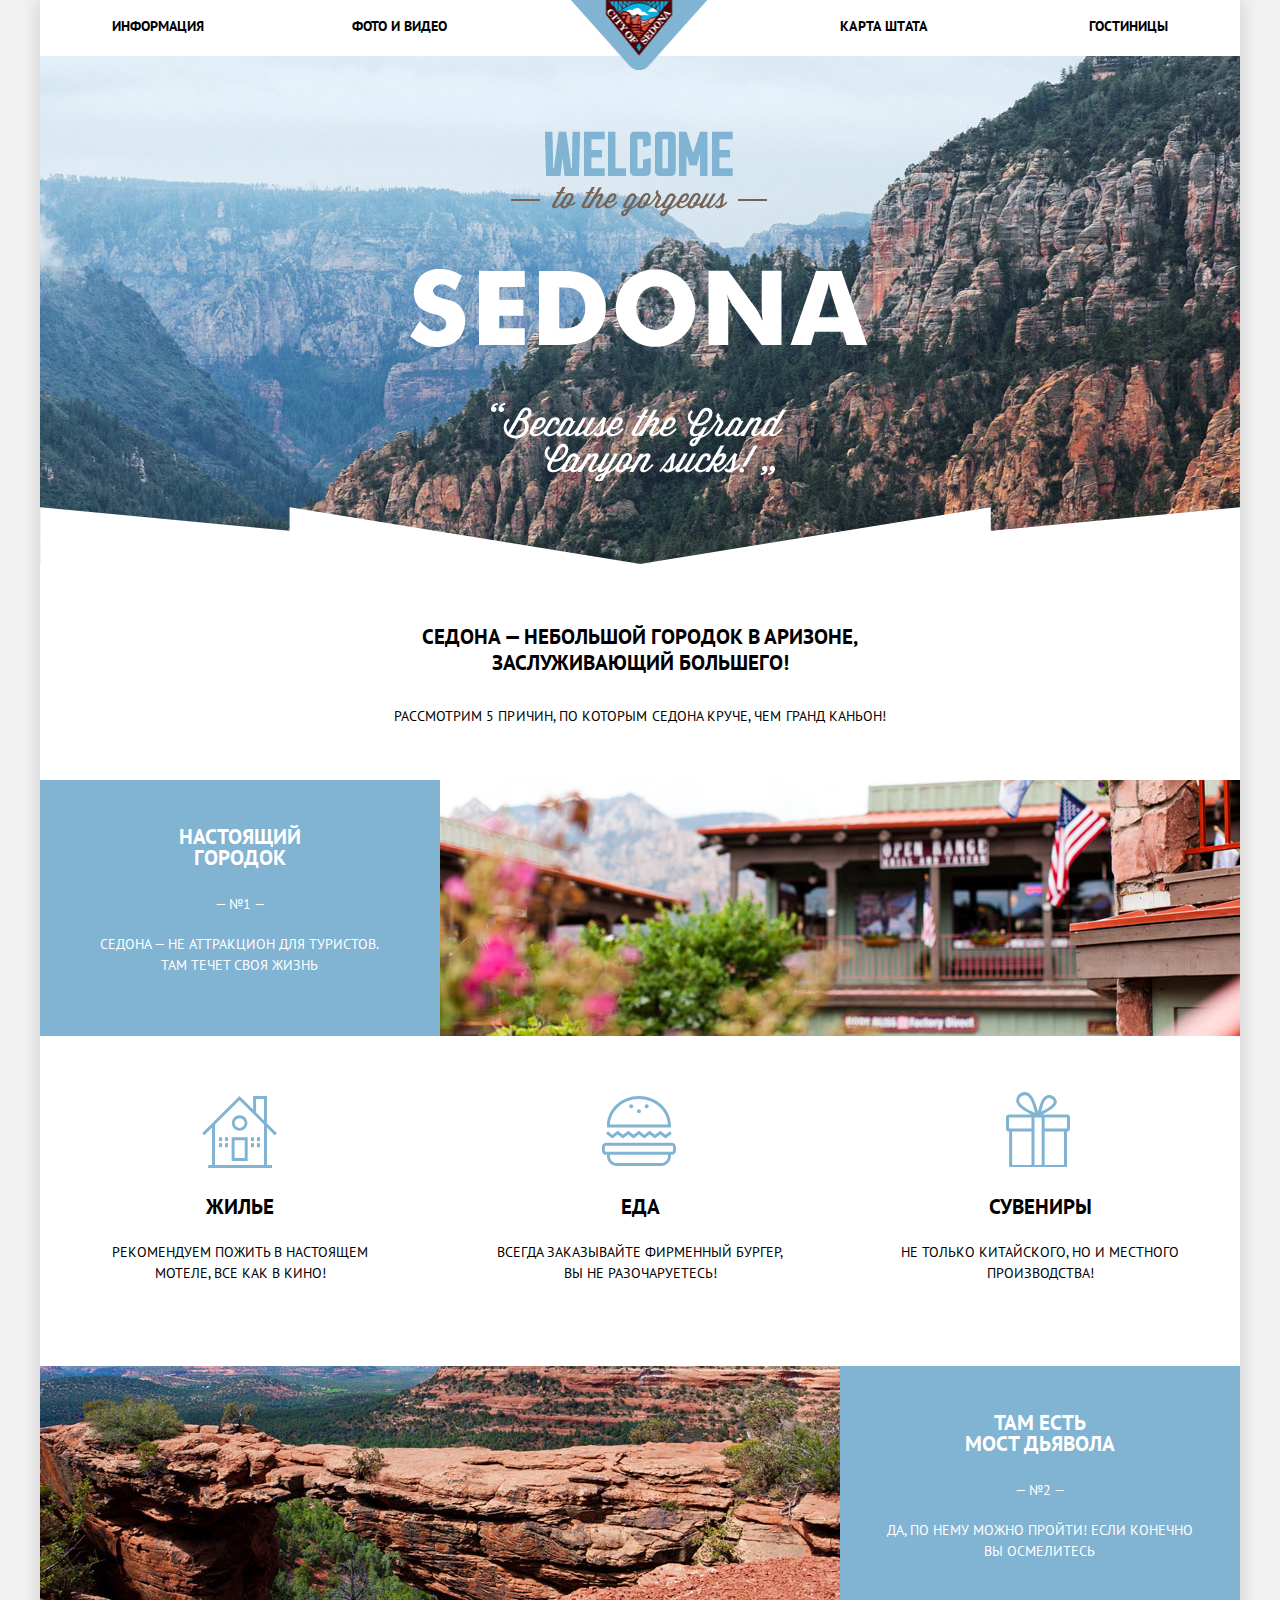
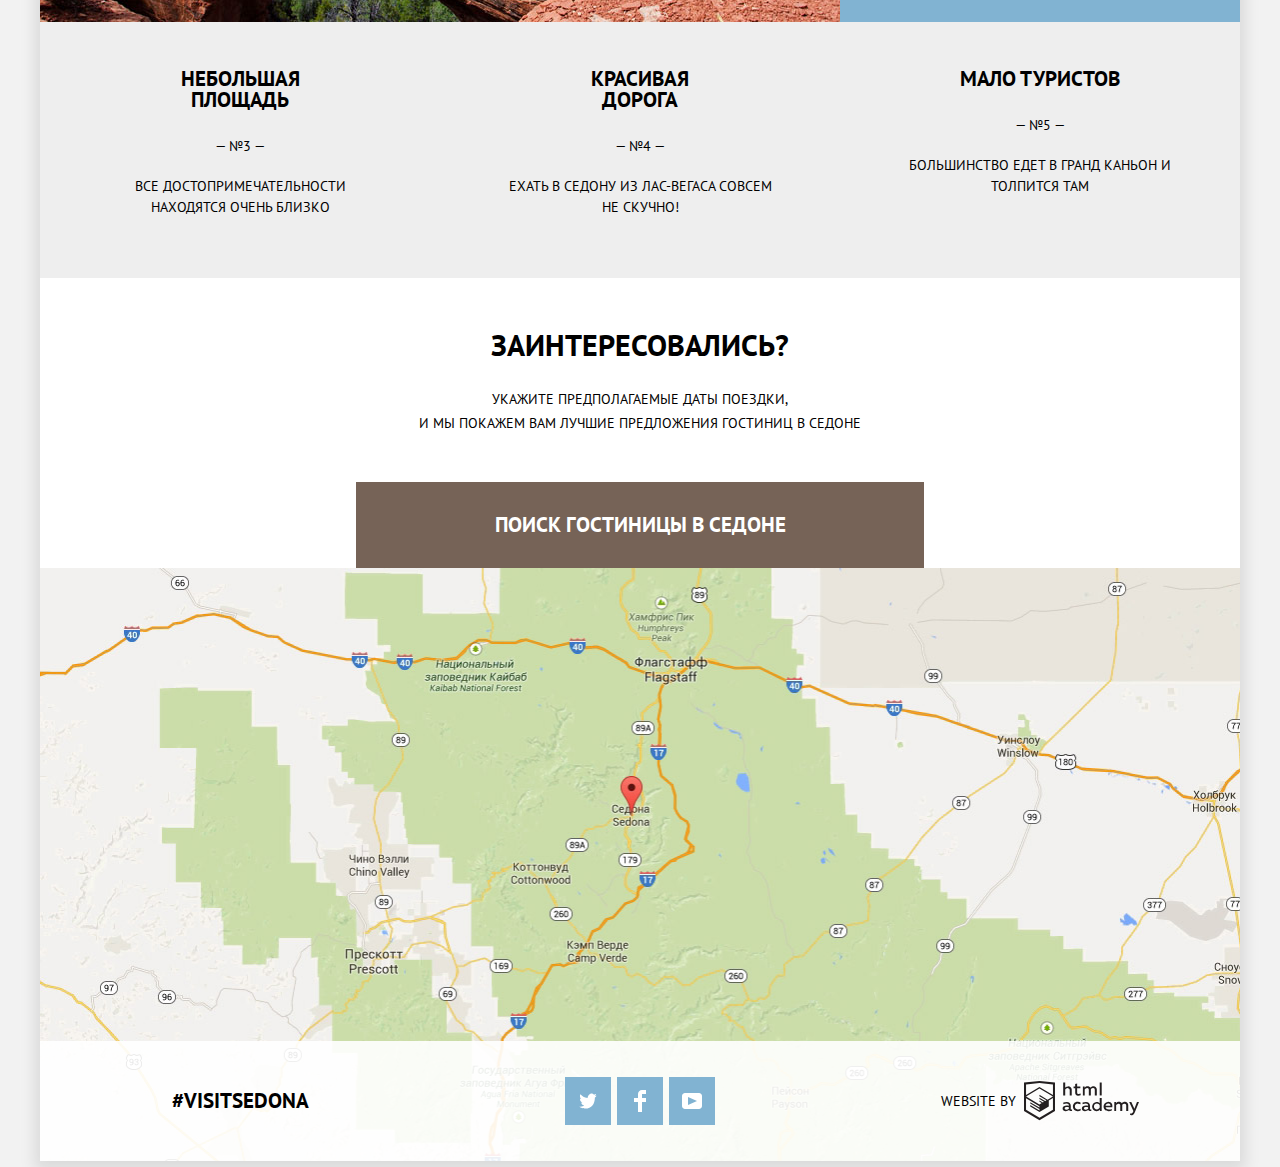
<file: Sedona/index.html>
<!DOCTYPE html>
<html lang="ru">
   <head>
      <meta charset="utf-8">
      <title>Sedona city</title>
      <link href="https://fonts.googleapis.com/css?family=PT+Sans:400,700&amp;subset=latin,cyrillic" rel="stylesheet" type="text/css">
      <link href="css/normalize.css" rel="stylesheet">
      <link href="css/style.min.css" rel="stylesheet">
   </head>
   <body>
      <div class="container">
         <header class="main-header">
            <nav class="main-navigation" aria-label="навигация по сайту">
               <div class="main-header-logo"><a aria-label="логотип Sedona" href="#"> 
                  <img src="img/logo.png" width="137" height="70" alt="Логотип «Sedona»"></a>
               </div>
               <ul class="site-navigation">
                  <li><a href="info.html">Информация</a></li>
                  <li><a href="foto.html">Фото и видео</a></li>
                  <li><a href="map.html">Карта штата</a></li>
                  <li><a href="hotels.html">Гостиницы</a></li>
               </ul>
            </nav>
         </header>
         <main>
            <section class="welcome-block">
               <h1 class="visually-hidden">Добро пожаловать в Седону!</h1>
               <div class="hero-image" aria-label="Пейзаж Седоны">
                  <div class="welcome-image" aria-label="welcome to the gorgeous Sedona"></div>
               </div>
               <div class="intro-text-block">
                  <h2 class="description">Седона — небольшой городок в Аризоне, заслуживающий&nbsp;большего!</h2>
                  <p class="reasons">Рассмотрим 5 причин, по которым Седона круче, чем Гранд каньон!</p>
               </div>
            </section>
            <section class="features-block">
               <div class="feature-item-block">
                  <h2 class="visually-hidden">Описание города Седона</h2>
                  <h3>Настоящий городок</h3>
                  <span>— №1 —</span>
                  <p>Седона — не аттракцион для туристов. Там течет своя жизнь</p>
               </div>
               <div class="feature-image-1"></div>
            </section>
            <section class="sub-features">
               <h2 class="visually-hidden">Жилье, еда, сувениры в Седоне</h2>
               <ul class="sub-features-list">
                  <li class="feature-item">
                     <h4>Жилье</h4>
                     <p>Рекомендуем пожить в настоящем мотеле, все как в кино!</p>
                  </li>
                  <li class="feature-item">
                     <h4>Еда</h4>
                     <p>Всегда заказывайте ФИРМЕННЫЙ БУРГЕР, Вы НЕ разочаруетесь!</p>
                  </li>
                  <li class="feature-item">
                     <h4>Сувениры</h4>
                     <p>Не только китайского, но и местного производства!</p>
                  </li>
               </ul>
            </section>
            <section class="features-block">
               <h2 class="visually-hidden">Достопримечательности Седоны</h2>
               <div class="feature-image-2">
               </div>
               <div class="feature-item-block">
                  <h3>ТАМ ЕСТЬ Мост&nbsp;дьявола</h3>
                  <span>— №2 —</span>
                  <p>Да, по нему можно пройти! Если конечно вы осмелитесь</p>
               </div>
            </section>
            <section class="features-block">
               <h2 class="visually-hidden">Преимущества города Седона</h2>
               <ul class="features-list">
                  <li class="feature-item">
                     <h3>НЕБОЛЬШАЯ ПЛОЩАДЬ</h3>
                     <span>— №3 —</span>
                     <p>ВСЕ достопримечательности находятся очень близко</p>
                  </li>
                  <li class="feature-item">
                     <h3>КРАСИВАЯ ДОРОГА</h3>
                     <span>— №4 —</span>
                     <p>ЕХАТЬ В СЕДОНУ ИЗ ЛАС-ВЕГАСА совсем НЕ СКУЧНО!</p>
                  </li>
                  <li class="feature-item">
                     <h3>МАЛО ТУРИСТОВ</h3>
                     <span>— №5 —</span>
                     <p>Большинство едет в гранд каньон и толпится там</p>
                  </li>
               </ul>
            </section>
            <section class="search-hotel">
               <b>ЗАИНТЕРЕСОВАЛИСЬ?</b>  
               <p>Укажите предполагаемые даты поездки,<br>и мы покажем вам лучшие предложения гостиниц в седоне</p>
               <button class="button-search">Поиск гостиницы в Седоне</button>
            </section>
            <form action="https://echo.htmlacademy.ru" class="search-form" method="get">
               <div class="form-row">
                  <label for="arrival-date" class="arrival-label">Дата заезда:</label>
                  <input type="text" name="arrival-date" id="arrival-date" value="24 апреля 2017">
                  <span class="calendar">
                     <svg version="1.1" xmlns="http://www.w3.org/2000/svg" xmlns:xlink="http://www.w3.org/1999/xlink" x="0px" y="0px"
                        width="21px" height="22px" viewBox="0 0 21 22" enable-background="new 0 0 21 22" xml:space="preserve">
                        <g>
                           <path fill-rule="evenodd" clip-rule="evenodd" fill="#AAAAAA" d="M19.223,2.064h-2.832v-1.4c0-0.378-0.299-0.679-0.64-0.679
                              c-0.378,0-0.681,0.301-0.681,0.679v1.4h-3.93v-1.4c0-0.378-0.298-0.679-0.642-0.679c-0.375,0-0.639,0.301-0.639,0.679v1.4H5.89
                              v-1.4c0-0.378-0.265-0.679-0.64-0.679c-0.376,0-0.642,0.301-0.642,0.679v1.4h-2.87C0.795,2.064,0,2.896,0,3.878v16.325
                              c0,1.019,0.795,1.811,1.738,1.811h17.484c0.982,0,1.777-0.792,1.777-1.811V3.878C21,2.896,20.205,2.064,19.223,2.064L19.223,2.064z
                              M19.68,20.203c0,0.227-0.192,0.453-0.457,0.453H1.738c-0.227,0-0.419-0.226-0.419-0.453V3.878c0-0.229,0.192-0.455,0.419-0.455
                              h2.87v1.4c0,0.378,0.266,0.679,0.642,0.679c0.375,0,0.64-0.301,0.64-0.679v-1.4H9.86v1.4c0,0.378,0.264,0.679,0.639,0.679
                              c0.376,0,0.642-0.301,0.642-0.679v-1.4h3.93v1.4c0,0.378,0.303,0.679,0.681,0.679c0.341,0,0.64-0.301,0.64-0.679v-1.4h2.832
                              c0.265,0,0.457,0.227,0.457,0.455V20.203L19.68,20.203z"/>
                           <rect x="4.608" y="8.261" fill-rule="evenodd" clip-rule="evenodd" fill="#AAAAAA" width="2.606" height="2.04"/>
                           <rect x="4.608" y="11.698" fill-rule="evenodd" clip-rule="evenodd" fill="#AAAAAA" width="2.606" height="2.079"/>
                           <rect x="4.608" y="15.139" fill-rule="evenodd" clip-rule="evenodd" fill="#AAAAAA" width="2.606" height="2.079"/>
                           <rect x="9.182" y="15.139" fill-rule="evenodd" clip-rule="evenodd" fill="#AAAAAA" width="2.638" height="2.079"/>
                           <rect x="9.182" y="11.698" fill-rule="evenodd" clip-rule="evenodd" fill="#AAAAAA" width="2.638" height="2.079"/>
                           <rect x="9.182" y="8.261" fill-rule="evenodd" clip-rule="evenodd" fill="#AAAAAA" width="2.638" height="2.04"/>
                           <rect x="13.784" y="15.139" fill-rule="evenodd" clip-rule="evenodd" fill="#AAAAAA" width="2.606" height="2.079"/>
                           <rect x="13.784" y="11.698" fill-rule="evenodd" clip-rule="evenodd" fill="#AAAAAA" width="2.606" height="2.079"/>
                           <rect x="13.784" y="8.261" fill-rule="evenodd" clip-rule="evenodd" fill="#AAAAAA" width="2.606" height="2.04"/>
                        </g>
                     </svg>
                  </span>
               </div>
               <div class="form-row">
                  <label for="departure-date"  class="departure-label">Дата выезда:</label>
                  <input type="text" name="departure-date" id="departure-date" value="4 июля 2017">
                  <span class="calendar">
                     <svg version="1.1" xmlns="http://www.w3.org/2000/svg" xmlns:xlink="http://www.w3.org/1999/xlink" x="0px" y="0px"
                        width="21px" height="22px" viewBox="0 0 21 22" enable-background="new 0 0 21 22" xml:space="preserve">
                        <g>
                           <path fill-rule="evenodd" clip-rule="evenodd" fill="#AAAAAA" d="M19.223,2.064h-2.832v-1.4c0-0.378-0.299-0.679-0.64-0.679
                              c-0.378,0-0.681,0.301-0.681,0.679v1.4h-3.93v-1.4c0-0.378-0.298-0.679-0.642-0.679c-0.375,0-0.639,0.301-0.639,0.679v1.4H5.89
                              v-1.4c0-0.378-0.265-0.679-0.64-0.679c-0.376,0-0.642,0.301-0.642,0.679v1.4h-2.87C0.795,2.064,0,2.896,0,3.878v16.325
                              c0,1.019,0.795,1.811,1.738,1.811h17.484c0.982,0,1.777-0.792,1.777-1.811V3.878C21,2.896,20.205,2.064,19.223,2.064L19.223,2.064z
                              M19.68,20.203c0,0.227-0.192,0.453-0.457,0.453H1.738c-0.227,0-0.419-0.226-0.419-0.453V3.878c0-0.229,0.192-0.455,0.419-0.455
                              h2.87v1.4c0,0.378,0.266,0.679,0.642,0.679c0.375,0,0.64-0.301,0.64-0.679v-1.4H9.86v1.4c0,0.378,0.264,0.679,0.639,0.679
                              c0.376,0,0.642-0.301,0.642-0.679v-1.4h3.93v1.4c0,0.378,0.303,0.679,0.681,0.679c0.341,0,0.64-0.301,0.64-0.679v-1.4h2.832
                              c0.265,0,0.457,0.227,0.457,0.455V20.203L19.68,20.203z"/>
                           <rect x="4.608" y="8.261" fill-rule="evenodd" clip-rule="evenodd" fill="#AAAAAA" width="2.606" height="2.04"/>
                           <rect x="4.608" y="11.698" fill-rule="evenodd" clip-rule="evenodd" fill="#AAAAAA" width="2.606" height="2.079"/>
                           <rect x="4.608" y="15.139" fill-rule="evenodd" clip-rule="evenodd" fill="#AAAAAA" width="2.606" height="2.079"/>
                           <rect x="9.182" y="15.139" fill-rule="evenodd" clip-rule="evenodd" fill="#AAAAAA" width="2.638" height="2.079"/>
                           <rect x="9.182" y="11.698" fill-rule="evenodd" clip-rule="evenodd" fill="#AAAAAA" width="2.638" height="2.079"/>
                           <rect x="9.182" y="8.261" fill-rule="evenodd" clip-rule="evenodd" fill="#AAAAAA" width="2.638" height="2.04"/>
                           <rect x="13.784" y="15.139" fill-rule="evenodd" clip-rule="evenodd" fill="#AAAAAA" width="2.606" height="2.079"/>
                           <rect x="13.784" y="11.698" fill-rule="evenodd" clip-rule="evenodd" fill="#AAAAAA" width="2.606" height="2.079"/>
                           <rect x="13.784" y="8.261" fill-rule="evenodd" clip-rule="evenodd" fill="#AAAAAA" width="2.606" height="2.04"/>
                        </g>
                     </svg>
                  </span>
               </div>
               <div class="form-row amount">
                  <label for="adults-amt">Взрослые:</label>
                  <button class="min-plus-button" type="button">-</button>
                  <input type="text" name="adults-amt" id="adults-amt" value="2">
                  <button class="min-plus-button" type="button">+</button>
                  <label for="children-amt">Дети:</label>
                  <button class="min-plus-button" type="button">-</button>
                  <input type="text" name="children-amt" id="children-amt" value="0">
                  <button class="min-plus-button" type="button">+</button>
               </div>
               <button class="button button-found" type="submit" value="Найти">Найти</button>   
            </form>
         </main>
		 <section class="map">
			 <h2 class="visually-hidden">Карта города Седона</h2>
			 <iframe src="https://www.google.com/maps/embed?pb=!1m18!1m12!1m3!1d1221012.4112358356!2d-112.70570316605408!3d34.79107646322321!2m3!1f0!2f0!3f0!3m2!1i1024!2i768!4f13.1!3m3!1m2!1s0x872da132f942b00d%3A0x5548c523fa6c8efd!2z0KHQtdC00L7QvdCwLCDQkNGA0LjQt9C-0L3QsCA4NjMzNiwg0KHQqNCQ!5e0!3m2!1sru!2sua!4v1513240732546" width="1200" height="593" allowfullscreen></iframe>
		 </section>
         <footer class="footer main-footer">
            <a href="#" class="visitsedona">#VISITSEDONA</a>
            <div class="footer-social">
               <ul class="footer-social-networks">
                  <li>
					 <a class="social-button twitter-icon" href="#">
                     <img width="46" height="48" src="img/twitter-icon.svg" alt="Sedona in Twitter">
                     </a>
                  </li>
                  <li>
				     <a class="social-button facebook-icon" href="#">
                     <img width="46" height="48" src="img/fb-icon.svg" alt="Sedona in Facebook">
                     </a>
                  </li>
                  <li>
				     <a class="social-button youtube-icon" href="#">
                     <img width="46" height="48" src="img/youtube-icon.svg" alt="Sedona in youtube">
                     </a>
                  </li>
               </ul>
            </div>
            <div class="footer-copyright">
               <b>Website by</b> 
               <a class="logo_academy" href="https://htmlacademy.ru/intensive/htmlcss">
                  <svg version="1.1" id="Layer_1" xmlns="http://www.w3.org/2000/svg" xmlns:xlink="http://www.w3.org/1999/xlink" x="0px" y="0px"
                     width="115px" height="39.211px" viewBox="255.456 232.033 115 39.211" enable-background="new 255.456 232.033 115 39.211"
                     xml:space="preserve">
                     <title>logo_name</title>
                     <path fill="#231F20" d="M302.928,260.613c0.2-0.01,0.398-0.047,0.588-0.111v1.419c-0.401,0.151-0.828,0.228-1.257,0.224
                        c-0.746,0.07-1.456-0.336-1.773-1.014c-0.945,0.764-2.129,1.17-3.344,1.145c-1.612,0-3.102-0.881-3.102-2.715
                        c0-2.271,2.108-2.971,3.953-2.971c0.777,0.012,1.551,0.1,2.311,0.264v-0.313c0-1.104-0.811-1.885-2.331-1.885
                        c-1.1,0.002-2.187,0.231-3.192,0.679v-1.813c1.093-0.377,2.24-0.574,3.396-0.588c2.513,0,4.054,1.194,4.054,3.881v3.183
                        c-0.03,0.317,0.204,0.601,0.521,0.63C302.809,260.63,302.869,260.626,302.928,260.613z M296.077,259.407
                        c0.063,0.792,0.756,1.384,1.548,1.321c0.039-0.004,0.076-0.008,0.114-0.015c0.955,0.015,1.877-0.35,2.564-1.014v-1.53
                        c-0.634-0.134-1.278-0.209-1.926-0.225c-1.115,0.012-2.3,0.355-2.3,1.472V259.407L296.077,259.407z"/>
                     <path fill="#231F20" d="M309.231,252.911c0.957-0.022,1.901,0.212,2.736,0.679v1.814c-0.724-0.488-1.579-0.746-2.453-0.74
                        c-1.612-0.135-3.027,1.063-3.162,2.676c-0.134,1.611,1.063,3.027,2.675,3.162c0.162,0.014,0.325,0.014,0.487,0
                        c0.905-0.004,1.794-0.236,2.584-0.68v1.824c-0.921,0.424-1.926,0.631-2.939,0.607c-2.468,0.169-4.606-1.693-4.775-4.163
                        c-0.01-0.146-0.013-0.292-0.008-0.438c-0.082-2.539,1.91-4.666,4.45-4.747C308.961,252.902,309.097,252.902,309.231,252.911z"/>
                     <path fill="#231F20" d="M322.184,260.613c0.2-0.01,0.398-0.047,0.588-0.111v1.419c-0.4,0.151-0.828,0.228-1.256,0.224
                        c-0.746,0.07-1.457-0.336-1.773-1.014c-0.945,0.764-2.129,1.17-3.344,1.145c-1.612,0-3.102-0.881-3.102-2.715
                        c0-2.271,2.108-2.971,3.953-2.971c0.777,0.012,1.551,0.1,2.311,0.264v-0.313c0-1.104-0.811-1.885-2.331-1.885
                        c-1.1,0.002-2.188,0.231-3.192,0.679v-1.813c1.093-0.377,2.239-0.574,3.395-0.588c2.514,0,4.054,1.194,4.054,3.881v3.183
                        c-0.029,0.317,0.203,0.601,0.521,0.63C322.064,260.63,322.125,260.626,322.184,260.613z M315.333,259.407
                        c0.063,0.792,0.756,1.384,1.548,1.321c0.038-0.004,0.076-0.008,0.114-0.015c0.955,0.015,1.877-0.35,2.564-1.014v-1.53
                        c-0.634-0.134-1.279-0.209-1.926-0.225c-1.125,0.012-2.3,0.355-2.3,1.472V259.407L315.333,259.407z"/>
                     <path fill="#231F20" d="M333.16,249.09v12.932h-1.784v-1.407c-0.801,1.063-2.065,1.674-3.396,1.643
                        c-2.58-0.17-4.535-2.399-4.364-4.979c0.155-2.344,2.021-4.211,4.364-4.364c1.219-0.041,2.392,0.469,3.192,1.389v-5.21h2.026h-0.039
                        V249.09z M328.336,254.645c-1.623,0.004-2.938,1.321-2.934,2.944c0.004,1.618,1.313,2.931,2.934,2.935
                        c1.232,0.009,2.352-0.729,2.828-1.865v-2.159C330.67,255.375,329.563,254.648,328.336,254.645z"/>
                     <path fill="#231F20" d="M339.564,252.911c3.526,0,4.744,2.848,4.176,5.412h-6.668c0.223,1.591,1.773,2.249,3.395,2.249
                        c0.971,0.004,1.932-0.211,2.807-0.629v1.703c-1.004,0.43-2.09,0.637-3.182,0.608c-2.717,0-5.066-1.551-5.066-4.673
                        c-0.125-2.454,1.766-4.544,4.22-4.667C339.352,252.91,339.458,252.908,339.564,252.911z M339.656,254.553
                        c-1.334-0.103-2.498,0.896-2.602,2.229c0,0.021-0.003,0.04-0.004,0.062h4.915c0.119-1.146-0.713-2.174-1.86-2.293
                        C339.957,254.535,339.807,254.535,339.656,254.553L339.656,254.553z"/>
                     <path fill="#231F20" d="M345.758,262.021v-8.867h1.753v1.104c0.755-0.843,1.828-1.331,2.96-1.348
                        c1.112-0.07,2.174,0.474,2.766,1.419c0.802-0.872,1.921-1.384,3.103-1.419c1.796-0.07,3.31,1.328,3.378,3.124
                        c0.006,0.147,0.002,0.296-0.013,0.442v5.543h-2.027v-5.481c0.097-0.931-0.579-1.763-1.51-1.856c-0.08-0.009-0.162-0.012-0.243-0.009
                        c-0.873,0.058-1.677,0.494-2.199,1.196c0,0.201,0,0.404,0,0.607v5.543h-2.025v-5.481c0.096-0.931-0.58-1.763-1.512-1.856
                        c-0.08-0.009-0.162-0.012-0.242-0.009c-0.95,0.077-1.814,0.58-2.353,1.369v5.989h-2.026L345.758,262.021z"/>
                     <path fill="#231F20" d="M368.43,253.154h2.026l-4.155,10.063c-0.963,2.312-2.22,3.039-3.566,3.039
                        c-0.395-0.005-0.784-0.056-1.166-0.151v-1.683c0.291,0.091,0.597,0.134,0.902,0.132c0.963,0,1.682-0.679,2.198-2.025l0.183-0.446
                        l-4.217-8.938h2.159l3.04,6.688L368.43,253.154z"/>
                     <path fill="#231F20" d="M296.665,233.563v5.067c0.756-0.771,1.788-1.209,2.868-1.216c1.905-0.114,3.542,1.338,3.657,3.243
                        c0.007,0.125,0.008,0.25,0.002,0.375v5.481h-2.027v-5.229c0.114-1.057-0.651-2.007-1.708-2.121
                        c-0.105-0.011-0.212-0.014-0.318-0.008c-1.016,0.061-1.939,0.613-2.473,1.479v5.878h-2.027v-12.952L296.665,233.563L296.665,233.563
                        z"/>
                     <path fill="#231F20" d="M308.593,234.466v3.162h3.212v1.733h-3.212v4.053c0,1.166,0.537,1.551,1.682,1.551
                        c0.615-0.001,1.225-0.121,1.794-0.354v1.703c-0.767,0.261-1.572,0.391-2.382,0.385c-1.489,0.185-2.845-0.873-3.029-2.362
                        c-0.023-0.185-0.026-0.371-0.011-0.558v-4.438h-1.622v-1.733h1.591v-2.675L308.593,234.466z"/>
                     <path fill="#231F20" d="M314.339,246.496v-8.868h1.753v1.104c0.755-0.843,1.828-1.332,2.959-1.348
                        c1.113-0.07,2.174,0.475,2.768,1.419c0.8-0.872,1.918-1.383,3.101-1.419c1.796-0.07,3.31,1.329,3.379,3.124
                        c0.005,0.148,0,0.297-0.014,0.443v5.545h-2.027v-5.484c0.097-0.929-0.58-1.761-1.51-1.855c-0.08-0.008-0.162-0.011-0.243-0.008
                        c-0.873,0.057-1.677,0.494-2.199,1.196c0,0.203,0,0.405,0,0.607v5.545h-2.027v-5.484c0.096-0.929-0.58-1.761-1.51-1.855
                        c-0.081-0.008-0.162-0.011-0.243-0.008c-0.95,0.077-1.815,0.58-2.352,1.368v5.99h-2.026L314.339,246.496z"/>
                     <rect x="331.184" y="233.554" fill="#231F20" width="1.978" height="12.932"/>
                     <path fill="#231F20" d="M271.104,232.033h-0.162l-15.486,1.622v28.377l15.486,9.212l15.486-9.212v-28.377L271.104,232.033z
                        M284.401,260.867l-13.459,8.006l-13.459-8.006v-11.635l13.398,7.976v1.449l-9.192-5.474v1.398l9.233,5.544v1.479l-9.223-5.494
                        v1.398l9.233,5.545l0,0l9.313-5.574v-1.41l0,0v-4.579l4.156-2.483v11.827V260.867L284.401,260.867z M284.401,247.529l-3.7,2.169l0,0
                        l-1.703,1.013l-8.108-4.822v1.397l6.932,4.125h-0.061l-0.152,0.091l-1.014,0.578l-5.716-3.405v1.398l4.51,2.687l-1.064,0.709l0,0
                        l-3.405-2.027v1.398l2.24,1.318l-2.28,1.367l-13.338-7.926l13.348-8.026l0,0L284.401,247.529z M284.401,246.121l-13.53-7.977l0,0
                        l-13.378,7.965v-10.642l13.459-1.409l13.459,1.409v10.652L284.401,246.121L284.401,246.121z"/>
                  </svg>
               </a>
            </div>
         </footer>
      </div>
	  <script src="js/script.js"></script>
   </body>
</html>
</file>
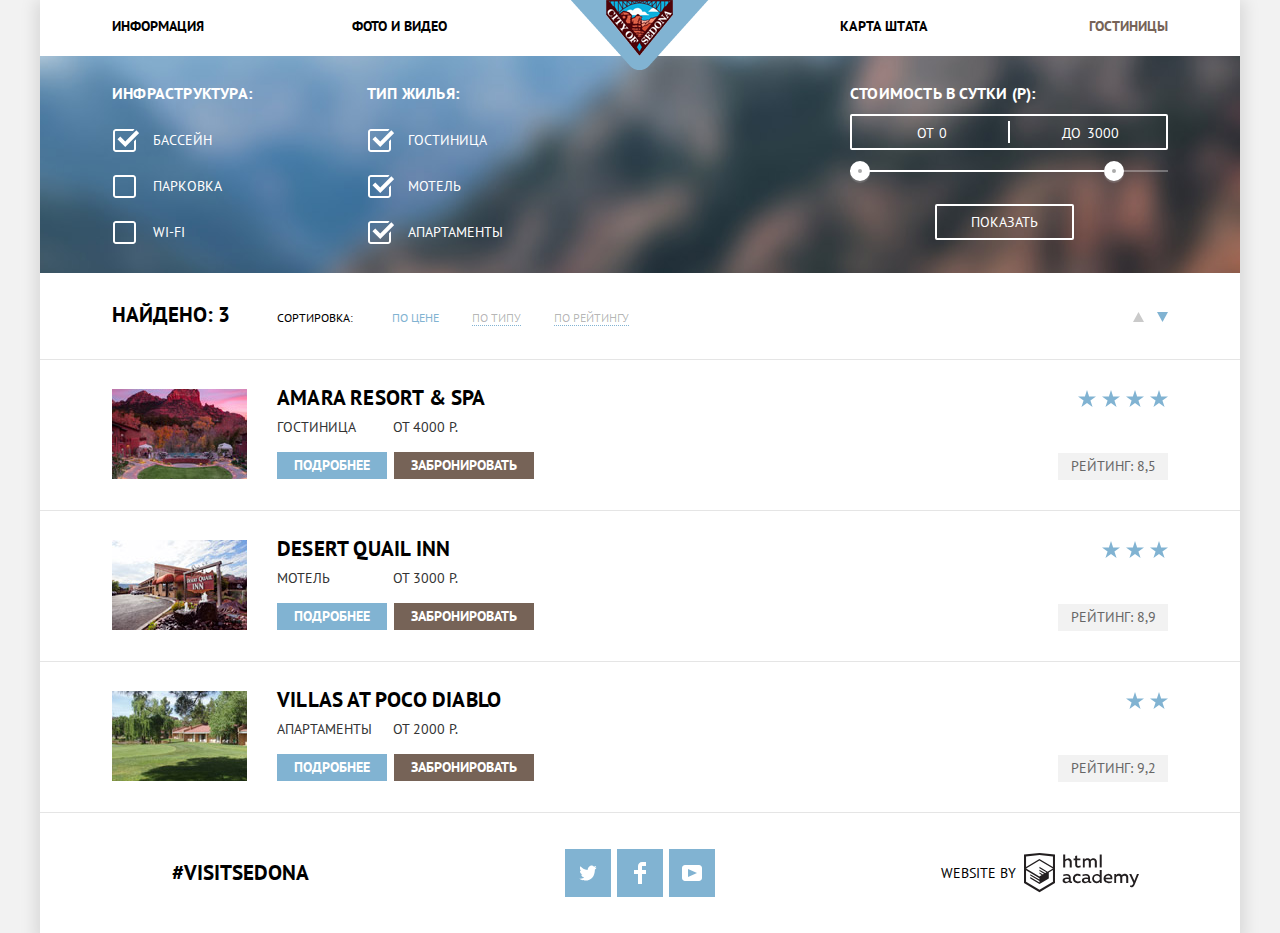
<file: Sedona/hotels.html>
<!DOCTYPE html>
<html lang="ru">
   <head>
      <meta charset="utf-8">
      <title>Sedona hotels</title>
      <link href="https://fonts.googleapis.com/css?family=PT+Sans:400,700&amp;subset=latin,cyrillic" rel="stylesheet" type="text/css">
      <link href="css/normalize.css" rel="stylesheet">
      <link href="css/style.min.css" rel="stylesheet">
   </head>
   <body>
      <div class="container">
         <header class="main-header">
            <nav class="main-navigation" aria-label="навигация по сайту">
               <div class="main-header-logo">
                  <a aria-label="логотип Sedona" href="index.html"> 
                  <img src="img/logo.png" width="138" height="70" alt="Логотип «Sedona»">
                  </a>
               </div>
               <ul class="site-navigation">
                  <li><a href="info.html">Информация</a></li>
                  <li><a href="foto.html">Фото и видео</a></li>
                  <li><a href="map.html">Карта штата</a></li>
                  <li class="site-navigation-current"><a href="hotels.html">Гостиницы</a></li>
               </ul>
            </nav>
         </header>
         <main>
            <section class="filter-hotel">
               <h3 class="visually-hidden">Форма подбора гостинцы в Седоне</h3>
               <form class="filter-form"  method="get" action="https://echo.htmlacademy.ru">
                  <fieldset class="filter-check">
                     <legend>Инфраструктура:</legend>
                     <ul class="checkbox-list">
                        <li class="filter-option">
                           <input class="visually-hidden input-checkbox" type="checkbox" name="pool" id="filter-pool" checked>
                           <label for="filter-pool">Бассейн</label>
                        </li>
                        <li class="filter-option">
                           <input class="visually-hidden input-checkbox" type="checkbox" name="Parking" id="filter-parking" >
                           <label for="filter-parking">Парковка</label>
                        </li>
                        <li class="filter-option">
                           <input class="visually-hidden input-checkbox" type="checkbox" name="wi-fi" id="filter-wi-fi">
                           <label for="filter-wi-fi">Wi-Fi</label>
                        </li>
                     </ul>
                  </fieldset>
                  <fieldset  class="filter-check">
                     <legend>Тип жилья:</legend>
                     <ul class="checkbox-list">
                        <li class="filter-option">
                           <input class="visually-hidden input-checkbox" type="checkbox" name="Hotel" id="filter-hotel" checked>
                           <label for="filter-hotel">Гостиница</label>
                        </li>
                        <li class="filter-option">
                           <input class="visually-hidden input-checkbox" type="checkbox" name="Motel" id="filter-motel" checked>
                           <label for="filter-motel">Мотель</label>
                        </li>
                        <li class="filter-option">
                           <input class="visually-hidden input-checkbox" type="checkbox" name="apartments" id="filter-apartments" checked>
                           <label for="filter-apartments">Апартаменты</label>
                        </li>
                     </ul>
                  </fieldset>
                  <fieldset class="filter-range">
                     <legend class="filter-range-title">Стоимость в сутки (P):</legend>
                     <div class="price-controls"> 
                        <label class="min-price">от <input type="text" name="min-price" value="0"></label>
                        <label class="max-price">до <input type="text" name="max-price" value="3000"></label>
                     </div>
                     <div class="range-controls">
                        <div class="scale">
                           <div class="bar"></div>
                        </div>
                        <div class="range-toggle range-toggle-min"></div>
                        <div class="range-toggle range-toggle-max"></div>
                     </div>
                     <button class="btn-transparent" type="submit">Показать</button>
                  </fieldset>
               </form>
            </section>
            <section class="sort-panel">
               <h3 class="visually-hidden">Результаты поиска гостинцы в Седоне</h3>
               <div class="found-block">
                  <p class="found">Найдено:<b> 3</b></p>
               </div>
               <div class="sort-block">
                  <p>Сортировка:</p>
               </div>
               <div class="sort-navigation">
                  <ul class="sort-panel-items">
                     <li><a href="#" class="sort-panel-current">По цене</a></li>
                     <li><a href="#">По типу</a></li>
                     <li><a href="#">По рейтингу</a></li>
                  </ul>
                  <ul class="sort-raiting">
                     <li>
                        <a class="sort-arrow" href="#" aria-label="сортировать по возрастанию">
                           <svg version="1.1" xmlns="http://www.w3.org/2000/svg" xmlns:xlink="http://www.w3.org/1999/xlink" x="0px" y="0px"
                              width="11px" height="10px" viewBox="0 0 11 10" enable-background="new 0 0 11 10" xml:space="preserve">
                              <polygon fill="#231F20" points="5.5,0 0,10 11,10 "/>
                           </svg>
                        </a>
                     </li>
                     <li>
                        <a class="sort-arrow sort-arrow-current" href="#" aria-label="сортировать по убыванию">
                           <svg version="1.1" xmlns="http://www.w3.org/2000/svg" xmlns:xlink="http://www.w3.org/1999/xlink" x="0px" y="0px"
                              width="11px" height="10px" viewBox="0 0 11 10" enable-background="new 0 0 11 10" xml:space="preserve">
                              <polyline  fill="#231F20" points="5.5,10 0,0 11,0 "/>
                           </svg>
                        </a>
                     </li>
                  </ul>
               </div>
            </section>
            <section class="results-list">
               <ul class="results-list-hotels">
                  <li>
                     <div class="hotel-photo">
                        <img width="135" height="90" src="img/hotel-amara.jpg" alt="Amara Resort & Spa">
                     </div>
                     <div class="about-hotel">
                        <h3><a class="hotel-name" href="#">Amara Resort & Spa</a></h3>
                        <div>
                           <b>Гостиница</b>
                           <b>От 4000 р.</b>
                        </div>
                        <div>
                           <a href="#" class="button more-info">Подробнее</a>
                           <a class="button reserve" href="#" >Забронировать</a>
                        </div>
                     </div>
                     <div class="rating">
                        <ul  class="stars" >
                           <li><img width="18" height="17" src="img/rating-star.svg" alt="rating-star"></li>
                           <li><img width="18" height="17" src="img/rating-star.svg" alt="raiting-star"></li>
                           <li><img width="18" height="17" src="img/rating-star.svg" alt="rating-star"></li>
                           <li><img width="18" height="17" src="img/rating-star.svg" alt="rating-star"></li>
                        </ul>
                        <p>Рейтинг: 8,5</p>
                     </div>
                  </li>
                  <li>
                     <div class="hotel-photo">
                        <img width="135" height="90" src="img/hotel-desert.jpg" alt="Desert Quail Inn">
                     </div>
                     <div class="about-hotel">
                        <h3><a class="hotel-name" href="#">Desert Quail Inn</a></h3>
                        <div>
                           <b>Мотель</b>
                           <b>От 3000 р.</b>
                        </div>
                        <div>
                           <a href="#" class="button more-info">Подробнее</a>
                           <a href="#" class="button reserve">Забронировать</a>
                        </div>
                     </div>
                     <div class="rating">
                        <ul  class="stars" >
                           <li><img width="18" height="17" src="img/rating-star.svg" alt="raiting-star"></li>
                           <li><img width="18" height="17" src="img/rating-star.svg" alt="rating-star"></li>
                           <li><img width="18" height="17" src="img/rating-star.svg" alt="rating-star"></li>
                        </ul>
                        <p>Рейтинг: 8,9</p>
                     </div>
                  </li>
                  <li>
                     <div class="hotel-photo">
                        <img width="135" height="90" src="img/hotel-villas.jpg" alt="Villas at Poco Diablo">
                     </div>
                     <div class="about-hotel">
                        <h3><a class="hotel-name" href="#">Villas at Poco Diablo</a></h3>
                        <div>
                           <b>Апартаменты</b>
                           <b>От 2000 р.</b>
                        </div>
                        <div>
                           <a href="#" class="button more-info">Подробнее</a>
                           <a href="#" class="button reserve">Забронировать</a>
                        </div>
                     </div>
                     <div class="rating">
                        <ul class="stars" >
                           <li><img width="18" height="17" src="img/rating-star.svg" alt="rating-star"></li>
                           <li><img width="18" height="17" src="img/rating-star.svg" alt="rating-star"></li>
                        </ul>
                        <p>Рейтинг: 9,2</p>
                     </div>
                  </li>
               </ul>
            </section>
         </main>
         <footer class="footer inner-footer">
            <a href="#" class="visitsedona">#VISITSEDONA</a>
            <div class="footer-social">
               <ul class="footer-social-networks">
                  <li>
                     <a class="social-button twitter-icon" href="#">
                     <img width="46" height="48" src="img/twitter-icon.svg" alt="Sedona in Twitter">
                     </a>
                  </li>
                  <li>
                     <a class="social-button facebook-icon" href="#">
                     <img width="46" height="48" src="img/fb-icon.svg" alt="Sedona in Facebook">
                     </a>
                  </li>
                  <li>
                     <a class="social-button youtube-icon" href="#">
                     <img width="46" height="48" src="img/youtube-icon.svg" alt="Sedona in youtube">
                     </a>
                  </li>
               </ul>
            </div>
            <div class="footer-copyright">
               <b>Website by</b> 
               <a class="logo_academy" href="https://htmlacademy.ru/intensive/htmlcss">
                  <svg version="1.1" id="Layer_1" xmlns="http://www.w3.org/2000/svg" xmlns:xlink="http://www.w3.org/1999/xlink" x="0px" y="0px"
                     width="115px" height="39.211px" viewBox="255.456 232.033 115 39.211" enable-background="new 255.456 232.033 115 39.211"
                     xml:space="preserve">
                     <title>logo_name</title>
                     <path fill="#231F20" d="M302.928,260.613c0.2-0.01,0.398-0.047,0.588-0.111v1.419c-0.401,0.151-0.828,0.228-1.257,0.224
                        c-0.746,0.07-1.456-0.336-1.773-1.014c-0.945,0.764-2.129,1.17-3.344,1.145c-1.612,0-3.102-0.881-3.102-2.715
                        c0-2.271,2.108-2.971,3.953-2.971c0.777,0.012,1.551,0.1,2.311,0.264v-0.313c0-1.104-0.811-1.885-2.331-1.885
                        c-1.1,0.002-2.187,0.231-3.192,0.679v-1.813c1.093-0.377,2.24-0.574,3.396-0.588c2.513,0,4.054,1.194,4.054,3.881v3.183
                        c-0.03,0.317,0.204,0.601,0.521,0.63C302.809,260.63,302.869,260.626,302.928,260.613z M296.077,259.407
                        c0.063,0.792,0.756,1.384,1.548,1.321c0.039-0.004,0.076-0.008,0.114-0.015c0.955,0.015,1.877-0.35,2.564-1.014v-1.53
                        c-0.634-0.134-1.278-0.209-1.926-0.225c-1.115,0.012-2.3,0.355-2.3,1.472V259.407L296.077,259.407z"/>
                     <path fill="#231F20" d="M309.231,252.911c0.957-0.022,1.901,0.212,2.736,0.679v1.814c-0.724-0.488-1.579-0.746-2.453-0.74
                        c-1.612-0.135-3.027,1.063-3.162,2.676c-0.134,1.611,1.063,3.027,2.675,3.162c0.162,0.014,0.325,0.014,0.487,0
                        c0.905-0.004,1.794-0.236,2.584-0.68v1.824c-0.921,0.424-1.926,0.631-2.939,0.607c-2.468,0.169-4.606-1.693-4.775-4.163
                        c-0.01-0.146-0.013-0.292-0.008-0.438c-0.082-2.539,1.91-4.666,4.45-4.747C308.961,252.902,309.097,252.902,309.231,252.911z"/>
                     <path fill="#231F20" d="M322.184,260.613c0.2-0.01,0.398-0.047,0.588-0.111v1.419c-0.4,0.151-0.828,0.228-1.256,0.224
                        c-0.746,0.07-1.457-0.336-1.773-1.014c-0.945,0.764-2.129,1.17-3.344,1.145c-1.612,0-3.102-0.881-3.102-2.715
                        c0-2.271,2.108-2.971,3.953-2.971c0.777,0.012,1.551,0.1,2.311,0.264v-0.313c0-1.104-0.811-1.885-2.331-1.885
                        c-1.1,0.002-2.188,0.231-3.192,0.679v-1.813c1.093-0.377,2.239-0.574,3.395-0.588c2.514,0,4.054,1.194,4.054,3.881v3.183
                        c-0.029,0.317,0.203,0.601,0.521,0.63C322.064,260.63,322.125,260.626,322.184,260.613z M315.333,259.407
                        c0.063,0.792,0.756,1.384,1.548,1.321c0.038-0.004,0.076-0.008,0.114-0.015c0.955,0.015,1.877-0.35,2.564-1.014v-1.53
                        c-0.634-0.134-1.279-0.209-1.926-0.225c-1.125,0.012-2.3,0.355-2.3,1.472V259.407L315.333,259.407z"/>
                     <path fill="#231F20" d="M333.16,249.09v12.932h-1.784v-1.407c-0.801,1.063-2.065,1.674-3.396,1.643
                        c-2.58-0.17-4.535-2.399-4.364-4.979c0.155-2.344,2.021-4.211,4.364-4.364c1.219-0.041,2.392,0.469,3.192,1.389v-5.21h2.026h-0.039
                        V249.09z M328.336,254.645c-1.623,0.004-2.938,1.321-2.934,2.944c0.004,1.618,1.313,2.931,2.934,2.935
                        c1.232,0.009,2.352-0.729,2.828-1.865v-2.159C330.67,255.375,329.563,254.648,328.336,254.645z"/>
                     <path fill="#231F20" d="M339.564,252.911c3.526,0,4.744,2.848,4.176,5.412h-6.668c0.223,1.591,1.773,2.249,3.395,2.249
                        c0.971,0.004,1.932-0.211,2.807-0.629v1.703c-1.004,0.43-2.09,0.637-3.182,0.608c-2.717,0-5.066-1.551-5.066-4.673
                        c-0.125-2.454,1.766-4.544,4.22-4.667C339.352,252.91,339.458,252.908,339.564,252.911z M339.656,254.553
                        c-1.334-0.103-2.498,0.896-2.602,2.229c0,0.021-0.003,0.04-0.004,0.062h4.915c0.119-1.146-0.713-2.174-1.86-2.293
                        C339.957,254.535,339.807,254.535,339.656,254.553L339.656,254.553z"/>
                     <path fill="#231F20" d="M345.758,262.021v-8.867h1.753v1.104c0.755-0.843,1.828-1.331,2.96-1.348
                        c1.112-0.07,2.174,0.474,2.766,1.419c0.802-0.872,1.921-1.384,3.103-1.419c1.796-0.07,3.31,1.328,3.378,3.124
                        c0.006,0.147,0.002,0.296-0.013,0.442v5.543h-2.027v-5.481c0.097-0.931-0.579-1.763-1.51-1.856c-0.08-0.009-0.162-0.012-0.243-0.009
                        c-0.873,0.058-1.677,0.494-2.199,1.196c0,0.201,0,0.404,0,0.607v5.543h-2.025v-5.481c0.096-0.931-0.58-1.763-1.512-1.856
                        c-0.08-0.009-0.162-0.012-0.242-0.009c-0.95,0.077-1.814,0.58-2.353,1.369v5.989h-2.026L345.758,262.021z"/>
                     <path fill="#231F20" d="M368.43,253.154h2.026l-4.155,10.063c-0.963,2.312-2.22,3.039-3.566,3.039
                        c-0.395-0.005-0.784-0.056-1.166-0.151v-1.683c0.291,0.091,0.597,0.134,0.902,0.132c0.963,0,1.682-0.679,2.198-2.025l0.183-0.446
                        l-4.217-8.938h2.159l3.04,6.688L368.43,253.154z"/>
                     <path fill="#231F20" d="M296.665,233.563v5.067c0.756-0.771,1.788-1.209,2.868-1.216c1.905-0.114,3.542,1.338,3.657,3.243
                        c0.007,0.125,0.008,0.25,0.002,0.375v5.481h-2.027v-5.229c0.114-1.057-0.651-2.007-1.708-2.121
                        c-0.105-0.011-0.212-0.014-0.318-0.008c-1.016,0.061-1.939,0.613-2.473,1.479v5.878h-2.027v-12.952L296.665,233.563L296.665,233.563
                        z"/>
                     <path fill="#231F20" d="M308.593,234.466v3.162h3.212v1.733h-3.212v4.053c0,1.166,0.537,1.551,1.682,1.551
                        c0.615-0.001,1.225-0.121,1.794-0.354v1.703c-0.767,0.261-1.572,0.391-2.382,0.385c-1.489,0.185-2.845-0.873-3.029-2.362
                        c-0.023-0.185-0.026-0.371-0.011-0.558v-4.438h-1.622v-1.733h1.591v-2.675L308.593,234.466z"/>
                     <path fill="#231F20" d="M314.339,246.496v-8.868h1.753v1.104c0.755-0.843,1.828-1.332,2.959-1.348
                        c1.113-0.07,2.174,0.475,2.768,1.419c0.8-0.872,1.918-1.383,3.101-1.419c1.796-0.07,3.31,1.329,3.379,3.124
                        c0.005,0.148,0,0.297-0.014,0.443v5.545h-2.027v-5.484c0.097-0.929-0.58-1.761-1.51-1.855c-0.08-0.008-0.162-0.011-0.243-0.008
                        c-0.873,0.057-1.677,0.494-2.199,1.196c0,0.203,0,0.405,0,0.607v5.545h-2.027v-5.484c0.096-0.929-0.58-1.761-1.51-1.855
                        c-0.081-0.008-0.162-0.011-0.243-0.008c-0.95,0.077-1.815,0.58-2.352,1.368v5.99h-2.026L314.339,246.496z"/>
                     <rect x="331.184" y="233.554" fill="#231F20" width="1.978" height="12.932"/>
                     <path fill="#231F20" d="M271.104,232.033h-0.162l-15.486,1.622v28.377l15.486,9.212l15.486-9.212v-28.377L271.104,232.033z
                        M284.401,260.867l-13.459,8.006l-13.459-8.006v-11.635l13.398,7.976v1.449l-9.192-5.474v1.398l9.233,5.544v1.479l-9.223-5.494
                        v1.398l9.233,5.545l0,0l9.313-5.574v-1.41l0,0v-4.579l4.156-2.483v11.827V260.867L284.401,260.867z M284.401,247.529l-3.7,2.169l0,0
                        l-1.703,1.013l-8.108-4.822v1.397l6.932,4.125h-0.061l-0.152,0.091l-1.014,0.578l-5.716-3.405v1.398l4.51,2.687l-1.064,0.709l0,0
                        l-3.405-2.027v1.398l2.24,1.318l-2.28,1.367l-13.338-7.926l13.348-8.026l0,0L284.401,247.529z M284.401,246.121l-13.53-7.977l0,0
                        l-13.378,7.965v-10.642l13.459-1.409l13.459,1.409v10.652L284.401,246.121L284.401,246.121z"/>
                  </svg>
               </a>
            </div>
         </footer>
      </div>
   </body>
</html>
</file>
<file: Sedona/css/style.min.css>
body{margin:0;padding:0;min-width:1200px;font-family:"PT Sans",Arial,sans-serif;font-size:14px;line-height:21px;font-weight:400;color:#000;text-transform:uppercase;background-color:#f2f2f2}a{text-decoration:none}.container{position:relative;width:1200px;margin:0 auto;background-color:#fff;padding:0;-webkit-box-shadow:0 5px 15px 5px rgba(0,1,1,.1);box-shadow:0 5px 15px 5px rgba(0,1,1,.1)}.main-header{min-height:56px;width:1200px;padding-left:0;padding-right:0}.main-navigation{font-size:14px;font-weight:700;line-height:26px;color:#000;background-color:#fff;padding:0;margin:0;position:relative}.main-header-logo{position:absolute;left:50%;margin-left:-69px;z-index:1}.site-navigation{list-style:none;display:-webkit-box;display:-ms-flexbox;display:flex;-webkit-box-align:center;-ms-flex-align:center;align-items:center;-webkit-box-pack:justify;-ms-flex-pack:justify;justify-content:space-between;-ms-flex-wrap:wrap;flex-wrap:wrap;min-height:56px;padding:0 6%;margin:0}.site-navigation li{padding-top:10px;width:20%;height:41px;text-align:left}.site-navigation li:last-child,.site-navigation li:nth-last-child(2){text-align:right}.site-navigation li:nth-last-child(2){text-align:right;letter-spacing:.35px;margin-left:124px}.site-navigation a{color:#000}.site-navigation a:focus,.site-navigation a:hover{color:#81b3d2}.site-navigation a:active{color:rgba(0,0,0,.3)}.site-navigation-current a{color:#766357}main{position:relative;background-color:#fff}.hero-image,.welcome-block{background-color:#e2f0f9;width:1200px}.welcome-block{display:-webkit-box;display:-ms-flexbox;display:flex;-webkit-box-orient:vertical;-webkit-box-direction:normal;-ms-flex-direction:column;flex-direction:column;text-align:center;height:auto}.hero-image{background-image:url(../img/top-background.jpg);background-size:1200px;background-repeat:no-repeat;background-position:0 -85px;height:508px}.welcome-image{background-image:url(../img/welcome_to_sedona.png);background-repeat:no-repeat;background-size:auto auto;width:460px;height:350px;margin:75px auto auto}.intro-text-block::before{content:"";position:absolute;background:url(../img/shape.png);width:1200px;height:57px;top:-57px;left:0}.intro-text-block{position:relative;min-height:173px;padding-top:43px;background-color:#fff}.intro-text-block h2{font-size:21px;line-height:26px;padding-left:270px;padding-right:270px}.intro-text-block p{padding-top:12px;width:500px;padding-left:350px;padding-right:350px;letter-spacing:.06px}.features-list,.sub-features-list{list-style:none}.feature-image-1,.feature-image-2{width:800px;min-height:256px;background-image:url(../img/main-photo-1.jpg);background-size:800px auto;background-position:0 center;background-color:#c9b5ad}.feature-image-2{background-image:url(../img/main-photo-2.jpg)}.feature-item{text-align:center}.feature-item-block{color:#fff;width:320px;background-color:#81b3d2;text-align:center;padding:25px 40px 40px}.features-block,.features-list,.sub-features-list{display:-webkit-box;display:-ms-flexbox;display:flex;min-height:256px;margin:0}.features-list,.sub-features-list{min-height:330px;padding:0}.features-list{min-height:256px;width:1200px;background-color:#eee}li.feature-item{position:relative;width:400px;padding:20px 50px}.sub-features li.feature-item:nth-child(1)::after{content:"";position:absolute;background:url(../img/icon-house.svg);background-repeat:no-repeat;width:75px;height:75px;top:60px;left:162px}.sub-features li.feature-item:nth-child(2)::after{content:"";position:absolute;background:url(../img/icon-food.svg);background-repeat:no-repeat;width:75px;height:75px;top:60px;left:162px}.sub-features li.feature-item:nth-child(3)::after{content:"";position:absolute;background:url(../img/icon-souvenirs.svg);background-repeat:no-repeat;width:75px;height:75px;top:56px;left:166px}.feature-item h4{font-size:21px;line-height:21px;padding-top:140px;padding-bottom:25px;margin:0}.sub-features-list p{padding-top:0;margin:0}.feature-item-block h3{font-size:21px;line-height:21px;padding-bottom:5px;padding-left:75px;padding-right:75px}.feature-item-block p{padding-top:5px;padding-left:6px;padding-right:7px}.feature-item h3{font-size:21px;line-height:21px;padding:5px 70px}.features-list p{padding-top:5px;padding-left:15px;padding-right:15px}.search-hotel{display:-webkit-box;display:-ms-flexbox;display:flex;-webkit-box-orient:vertical;-webkit-box-direction:normal;-ms-flex-direction:column;flex-direction:column;-webkit-box-align:center;-ms-flex-align:center;align-items:center;text-align:center;min-height:290px;margin:0;padding:0}.search-hotel b{font-size:30px;line-height:36px;padding-top:49px}.search-hotel p{font-size:14px;line-height:24px;width:470px;padding-top:10px;padding-bottom:13px}.search-hotel button{height:86px;width:568px;margin-top:20px;margin-bottom:0;padding:0;font:inherit;font-size:21px;font-weight:700;line-height:26px;text-align:center;color:#fff;vertical-align:middle;text-transform:uppercase;background-color:#766357;border:0}.search-hotel button:focus,.search-hotel button:hover{background-color:#604e43}.search-hotel button:active{background-color:#503e33;color:rgba(255,255,255,.3)}.search-form{display:none}.popup-reveal{display:block;position:absolute;width:458px;height:285px;padding:55px;margin-left:-284px;left:600px;background-color:#fff;-webkit-box-shadow:0 5px 15px 5px rgba(0,1,1,.1);box-shadow:0 5px 15px 5px rgba(0,1,1,.1)}.form-row{position:relative;display:-webkit-box;display:-ms-flexbox;display:flex;-webkit-box-orient:horizontal;-webkit-box-direction:normal;-ms-flex-direction:row;flex-direction:row;-webkit-box-pack:end;-ms-flex-pack:end;justify-content:flex-end;padding-top:29px;width:100%;padding-left:0;padding-right:0}.form-row:first-child{padding-top:0}.search-form input,.search-form label{font:inherit;font-size:14px;line-height:26px;font-weight:700;text-transform:uppercase}.search-form label{display:block;width:112px;padding-left:0;padding-top:7px;margin-right:0}.arrival-label,.departure-label{letter-spacing:.3px}.amount label:last-of-type{width:65px;margin-left:53px}.search-form input{width:334px;height:38px;margin:0;padding:0 0 0 12px;border:0;background-color:#f2f2f2}.search-form input:hover{background-color:#ebebeb}.search-form input:focus{background-color:#fff;outline:2px solid #ebebeb}.calendar{position:absolute;right:0;height:22px;width:21px;padding:8px 9px 8px 0}.calendar:focus,.calendar:hover{cursor:pointer}.calendar:active{cursor:pointer}.calendar:focus path,.calendar:focus rect,.calendar:hover path,.calendar:hover rect{fill:#000}.calendar:active path,.calendar:active rect{fill:#81b3d2}.min-plus-button{font:inherit;font-size:25px;line-height:38px;font-weight:700;color:#a9a9a9;text-align:center;background-color:#f2f2f2;height:38px;width:38px;border:0;margin:0;padding:0}.min-plus-button:focus,.min-plus-button:hover{color:#000;cursor:pointer}.min-plus-button:active{color:#81b3d2;cursor:pointer}.amount input{height:38px;width:38px;margin:0;padding:0;text-align:center}.search-form .button-found{height:58px;width:458px;margin-top:55px;font:inherit;font-size:21px;font-weight:700;line-height:26px;text-align:center;color:#fff;vertical-align:middle;text-transform:uppercase;background-color:#81b3d2;border:0}.search-form .button-found:focus,.search-form .button-found:hover{background-color:#669ec0;cursor:pointer}.search-form .button-found:active{background-color:#5496bd;color:rgba(255,255,255,.3);cursor:pointer}.map{display:block;width:1200px;height:593px;background-image:url(../img/map.jpg);background-size:1200px;background-repeat:no-repeat;background-position:center;background-color:#f2f1ef}.map iframe{border:0}.footer{width:1200px;padding-top:0;min-height:120px;display:-webkit-box;display:-ms-flexbox;display:flex;-webkit-box-align:center;-ms-flex-align:center;align-items:center;-webkit-box-orient:horizontal;-webkit-box-direction:normal;-ms-flex-direction:row;flex-direction:row;-webkit-box-pack:justify;-ms-flex-pack:justify;justify-content:space-between}.main-footer{position:absolute;bottom:0;background-color:rgba(255,255,255,.9)}.inner-footer{background-color:#fff}.visitsedona{font-size:21px;line-height:26px;font-weight:700;text-align:center;color:#000;width:400px}.footer-social ul,.social-button{display:-webkit-box;display:-ms-flexbox;display:flex}.footer-social ul{-webkit-box-orient:horizontal;-webkit-box-direction:normal;-ms-flex-direction:row;flex-direction:row;margin:0 auto;padding:0;list-style:none;-webkit-box-pack:justify;-ms-flex-pack:justify;justify-content:space-between;width:150px}.social-button{-webkit-box-align:center;-ms-flex-align:center;align-items:center;-webkit-box-pack:center;-ms-flex-pack:center;justify-content:center;width:46px;height:48px;background-color:#81b3d2}.social-button:focus,.social-button:hover{background-color:#669ec0}.social-button:active{background-color:#5496bd}.social-button img:active{opacity:.5}.footer-copyright{display:-webkit-box;display:-ms-flexbox;display:flex;width:400px;height:120px;-webkit-box-orient:horizontal;-webkit-box-direction:normal;-ms-flex-direction:row;flex-direction:row;-webkit-box-pack:center;-ms-flex-pack:center;justify-content:center;-webkit-box-align:center;-ms-flex-align:center;align-items:center}.footer-copyright b{font-weight:400}.logo_academy{margin-top:6px;margin-left:8px}.logo_academy:focus path,.logo_academy:focus rect,.logo_academy:hover path,.logo_academy:hover rect{fill:#81b3d2}.logo_academy:active path,.logo_academy:active rect{fill:#bdbbbc}.visually-hidden{display:none}.filter-hotel{background-image:url(../img/filter-background.jpg);background-size:1200px;background-repeat:no-repeat;background-position:center;background-color:#3b6482;width:1200px;min-height:217px}.filter-form{display:-webkit-box;display:-ms-flexbox;display:flex;-webkit-box-orient:horizontal;-webkit-box-direction:normal;-ms-flex-direction:row;flex-direction:row;-webkit-box-align:start;-ms-flex-align:start;align-items:flex-start;padding-left:6%;padding-right:6%;padding-top:27px}.filter-hotel fieldset{border:0;padding:0}.filter-hotel fieldset:last-child{margin-left:auto;margin-right:0}.filter-check{width:200px;margin-right:55px;margin-left:0}.filter-form legend{margin-bottom:14px;font-weight:600;font-size:16px;line-height:21px;letter-spacing:.2px;color:#fff}.filter-hotel ul{list-style:none}.checkbox-list{display:-webkit-box;display:-ms-flexbox;display:flex;-webkit-box-orient:vertical;-webkit-box-direction:normal;-ms-flex-direction:column;flex-direction:column;margin:0;padding-left:0}.checkbox-list li{height:35px;padding-top:11px;padding-left:41px}.filter-form label{font-size:14px;line-height:21px;font-weight:400;color:#fff}.filter-option label{position:relative;display:block;cursor:pointer;-webkit-user-select:none;-moz-user-select:none;-ms-user-select:none;user-select:none;padding-top:1px}.input-checkbox+label::before{content:"";position:absolute;background:url(../img/checkbox-off.svg);background-repeat:no-repeat;left:-40px;top:0;width:23px;height:23px}.input-checkbox:checked+label::before{content:"";position:absolute;background:url(../img/checkbox-on.svg);background-repeat:no-repeat;left:-40px;top:0;width:26px;height:23px}.input-checkbox:disabled+label::before{content:"";position:absolute;background:url(../img/checkbox-off-disabled.svg);background-repeat:no-repeat;left:-40px;top:0;width:23px;height:23px}.input-checkbox:checked:disabled+label::before{content:"";position:absolute;background:url(../img/checkbox-on-disabled.svg);background-repeat:no-repeat;left:-40px;top:0;width:26px;height:23px}.filter-range{width:318px;margin-left:auto;text-transform:uppercase;color:#fff}fieldset .filter-range-title{margin-bottom:10px;font-weight:600;font-size:16px;line-height:21px}.price-controls{position:relative;height:32px;margin-bottom:20px;font-size:0;border:2px solid #fff;border-radius:2px}.price-controls::after{content:"";position:absolute;top:50%;left:50%;width:2px;height:22px;background:#fff;-webkit-transform:translate(-50%,-50%);-ms-transform:translate(-50%,-50%);transform:translate(-50%,-50%)}.price-controls label{display:inline-block;font-size:14px;line-height:34px;vertical-align:middle;cursor:pointer}.price-controls .min-price{width:90px;padding-left:65px}.price-controls .max-price{width:90px;padding-left:55px}.price-controls input{width:50px;height:32px;margin:0;color:inherit;font:inherit;background:0 0;border:0}.range-controls{position:relative;margin-bottom:32px}.range-controls .scale{height:2px;background:rgba(255,255,255,.3)}.range-controls .bar{width:80%;height:2px;background:#fff}.range-toggle{position:absolute;top:-9px;width:4px;height:4px;background:#ababab;border:8px solid #fff;border-radius:50%;-webkit-box-shadow:0 2px 1px 0 rgba(171,171,171,.3);box-shadow:0 2px 1px 0 rgba(171,171,171,.3);cursor:pointer}.range-toggle:hover{background:#1c4f80}.range-toggle-min{left:0}.range-toggle-max{left:80%}.btn-transparent{font:inherit;display:block;margin:0 auto 0 85px;padding:6px 34px 5px;font-size:14px;line-height:21px;color:#fff;text-transform:uppercase;background:0 0;border:2px solid #fff;border-radius:2px;cursor:pointer}.btn-transparent:hover{color:#000;background:#fff}.sort-panel{display:-webkit-box;display:-ms-flexbox;display:flex;-webkit-box-orient:horizontal;-webkit-box-direction:normal;-ms-flex-direction:row;flex-direction:row;-webkit-box-align:baseline;-ms-flex-align:baseline;align-items:baseline;width:1056px;padding-left:6%;padding-right:6%;min-height:78px;padding-top:8px;border-bottom:1px solid #e5e5e5}.found-block{min-width:135px;margin-right:30px;padding:0}.found-block .found{font-size:21px;line-height:26px;font-weight:700;color:#000}.sort-block{font-size:12px;line-height:18px;font-weight:400;color:#000;width:75px;margin-left:0;margin-right:0}.sort-navigation,.sort-panel-items{display:-webkit-box;display:-ms-flexbox;display:flex;padding:0}.sort-navigation{width:100%;-webkit-box-pack:start;-ms-flex-pack:start;justify-content:flex-start;margin-left:40px}.sort-panel-items{list-style:none}.sort-panel-items li{margin-right:33px}.sort-panel-items a{font-size:12px;line-height:18px;font-weight:400;color:rgba(0,0,0,.3);border-bottom:1px dotted #81b3d2}.sort-panel-items .sort-panel-current{color:#81b3d2;border-bottom:none}.results-list-hotels .hotel-name:focus,.results-list-hotels .hotel-name:hover,.sort-panel-items a:focus,.sort-panel-items a:hover{color:#81b3d2}.sort-panel-items a:active{color:#000;border-bottom:none}.sort-raiting{display:-webkit-box;display:-ms-flexbox;display:flex;-webkit-box-pack:justify;-ms-flex-pack:justify;justify-content:space-between;width:35px;list-style:none;padding:0;margin-left:auto}.sort-arrow polygon,.sort-arrow polyline{fill:#cacaca}.sort-arrow-current polyline{fill:#81b3d2}.sort-arrow:focus polygon,.sort-arrow:focus polyline,.sort-arrow:hover polygon,.sort-arrow:hover polyline{fill:#231f20}.sort-arrow:active polygon,.sort-arrow:active polyline{fill:#81b3d2}.results-list-hotels{display:-webkit-box;display:-ms-flexbox;display:flex;-webkit-box-orient:vertical;-webkit-box-direction:normal;-ms-flex-direction:column;flex-direction:column;list-style:none;padding:0;margin:0}.results-list{padding:0}.results-list-hotels>li{display:-webkit-box;display:-ms-flexbox;display:flex;-webkit-box-orient:horizontal;-webkit-box-direction:normal;-ms-flex-direction:row;flex-direction:row;-webkit-box-pack:start;-ms-flex-pack:start;justify-content:flex-start;width:1056px;height:150px;padding-left:6%;padding-right:6%;border-bottom:1px solid #e5e5e5;-webkit-box-align:center;-ms-flex-align:center;align-items:center}.raiting{width:50%}.hotel-photo{margin-left:0;margin-right:30px;margin-top:3px}.about-hotel{display:-webkit-box;display:-ms-flexbox;display:flex;-webkit-box-orient:vertical;-webkit-box-direction:normal;-ms-flex-direction:column;flex-direction:column;-ms-flex-wrap:wrap;flex-wrap:wrap;min-width:340px;min-height:100px;margin-top:0}.about-hotel h3{margin-top:0;margin-bottom:6px;letter-spacing:.2px}.results-list-hotels .more-info,.results-list-hotels b{display:inline-block;vertical-align:top;font-size:14px;line-height:21px}.results-list-hotels b{margin-bottom:14px;width:112px;font-weight:400;color:#333}.results-list-hotels .hotel-name{font-size:21px;line-height:26px;font-weight:700;color:#000}.results-list-hotels .hotel-name:active{color:rgba(0,0,0,.3)}.results-list-hotels .more-info{width:100px;padding:3px 5px;margin-right:3px;text-align:center;font-weight:700;color:#fff;background-color:#81b3d2}.results-list-hotels .more-info:focus,.results-list-hotels .more-info:hover{background-color:#669ec0}.results-list-hotels .more-info:active{background-color:#5496bd;color:rgba(255,255,255,.3)}.results-list-hotels .reserve{display:inline-block;vertical-align:top;padding:3px 17px;font-size:14px;line-height:21px;font-weight:700;color:#fff;background-color:#766357}.results-list-hotels .reserve:focus,.results-list-hotels .reserve:hover{background-color:#604e43}.results-list-hotels .reserve:active{background-color:#503e33;color:rgba(255,255,255,.3)}.rating,.stars{display:-webkit-box;display:-ms-flexbox;display:flex;-webkit-box-direction:normal}.rating{height:auto;width:100%;-webkit-box-pack:end;-ms-flex-pack:end;justify-content:flex-end;-webkit-box-align:end;-ms-flex-align:end;align-items:flex-end;-webkit-box-orient:vertical;-ms-flex-direction:column;flex-direction:column}.stars{-webkit-box-orient:horizontal;-ms-flex-direction:row;flex-direction:row;list-style:none}.stars li{margin-left:6px}.rating p{font-size:14px;line-height:21px;font-weight:400;text-align:center;color:#666;vertical-align:middle;background-color:#f2f2f2;width:110px;height:24px;padding-top:3px;margin-top:40px;margin-bottom:0}
</file>
